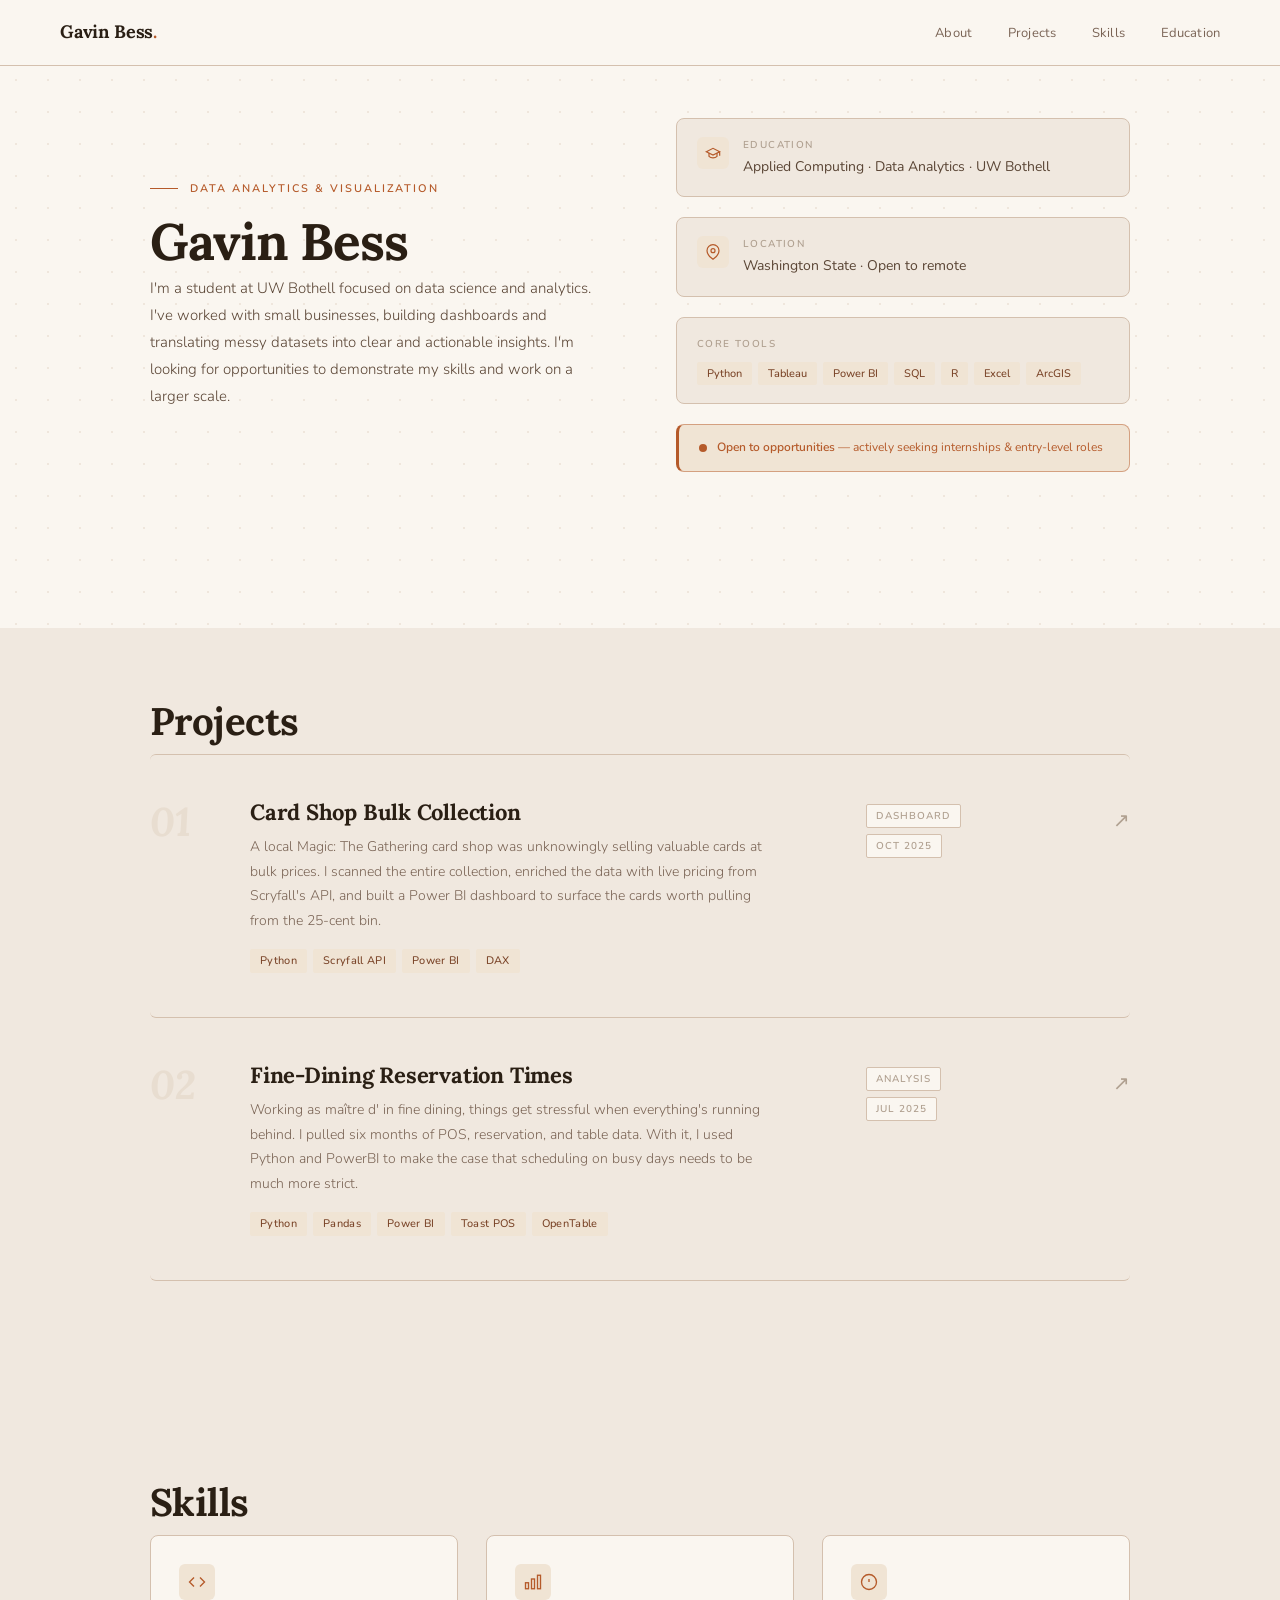
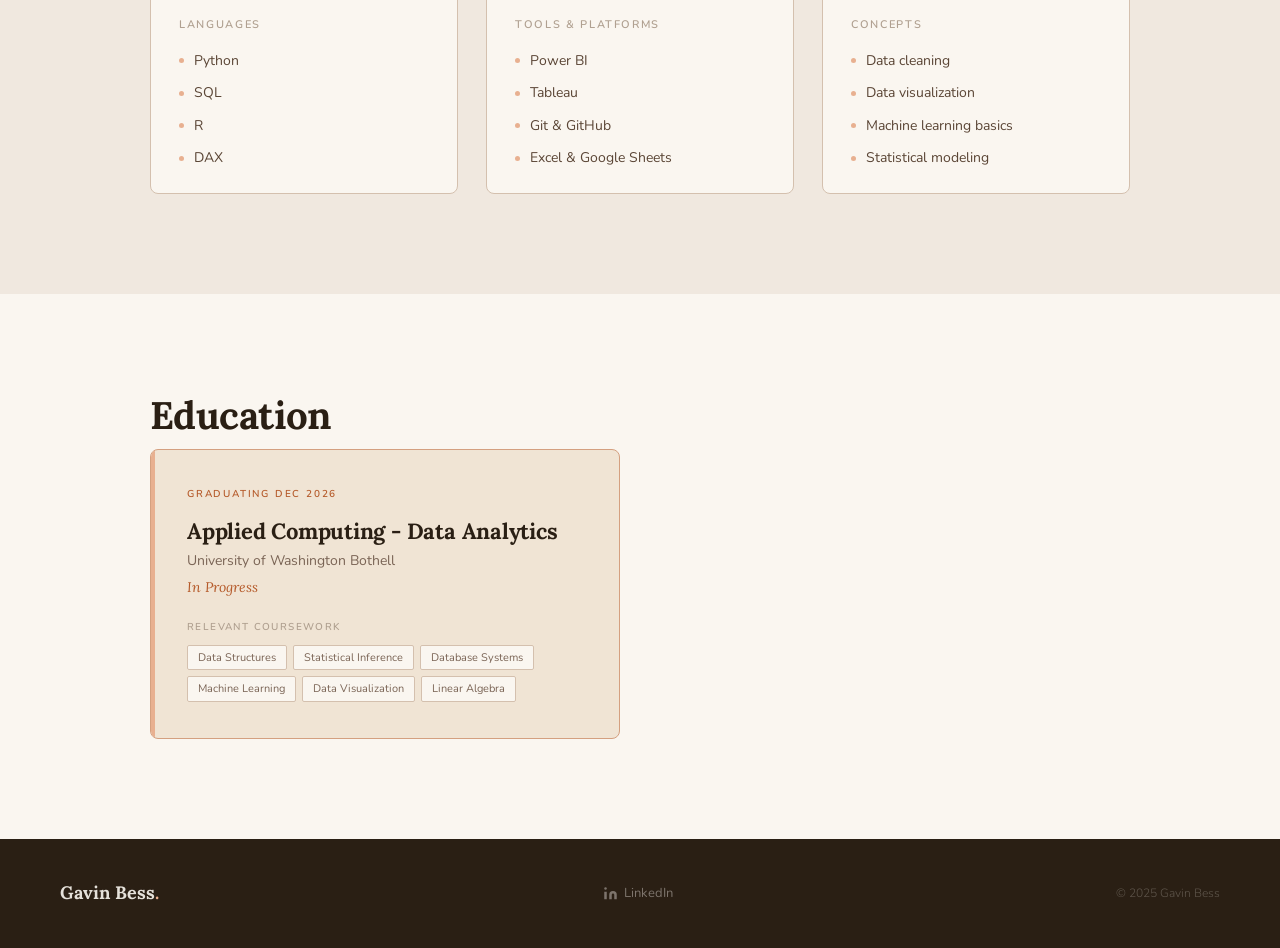
<file: index.html>
<!DOCTYPE html>
<html lang="en">
<head>
  <meta charset="UTF-8"/>
  <meta name="viewport" content="width=device-width, initial-scale=1.0"/>
  <title>Gavin Bess — Data & Analytics</title>

  <!-- Google Fonts -->
  <link rel="preconnect" href="https://fonts.googleapis.com">
  <link rel="preconnect" href="https://fonts.gstatic.com" crossorigin>
  <link href="https://fonts.googleapis.com/css2?family=Lora:ital,wght@0,400;0,700;1,400&family=Nunito:wght@300;400;500;600&display=swap" rel="stylesheet">

  <!-- Stylesheet -->
  <link rel="stylesheet" href="assets/css/style.css">
</head>
<body>


<!-- ============================================================
     NAV
     ============================================================ -->
<nav>
  <a href="#" class="nav-name">Gavin Bess<span>.</span></a>
  <ul class="nav-links">
    <li><a href="#about">About</a></li>
    <li><a href="#projects">Projects</a></li>
    <li><a href="#skills">Skills</a></li>
    <li><a href="#education">Education</a></li>
  </ul>
</nav>


<!-- ============================================================
     ABOUT INTRO
     ============================================================ -->
<section class="about-intro" id="about">
  <div class="about-intro-inner">

    <div class="ai-left">
      <div class="ai-eyebrow">
        <span class="ai-eyebrow-text">Data Analytics &amp; Visualization</span>
      </div>
      <h1 class="ai-name">Gavin Bess<em></em></h1>
      <p class="ai-bio">
        I'm a student at UW Bothell focused on data science and analytics. I've worked with
        small businesses, building dashboards and translating messy datasets into clear and actionable insights. 
        I'm looking for opportunities to demonstrate my skills and work on a larger scale.
      </p>
    </div>

    <div class="ai-right">

      <div class="ai-detail-row">
        <div class="ai-detail-icon">
          <svg viewBox="0 0 24 24"><path d="M22 10v6M2 10l10-5 10 5-10 5z"/><path d="M6 12v5c3 3 9 3 12 0v-5"/></svg>
        </div>
        <div>
          <div class="ai-detail-label">Education</div>
          <div class="ai-detail-value">Applied Computing · Data Analytics · UW Bothell</div>
        </div>
      </div>

      <div class="ai-detail-row">
        <div class="ai-detail-icon">
          <svg viewBox="0 0 24 24"><path d="M21 10c0 7-9 13-9 13s-9-6-9-13a9 9 0 0118 0z"/><circle cx="12" cy="10" r="3"/></svg>
        </div>
        <div>
          <div class="ai-detail-label">Location</div>
          <div class="ai-detail-value">Washington State · Open to remote</div>
        </div>
      </div>

      <div class="ai-tools-row">
        <div class="ai-tools-label">Core tools</div>
        <div class="ai-tools">
          <span class="ai-tool">Python</span>
          <span class="ai-tool">Tableau</span>
          <span class="ai-tool">Power BI</span>
          <span class="ai-tool">SQL</span>
          <span class="ai-tool">R</span>
          <span class="ai-tool">Excel</span>
          <span class="ai-tool">ArcGIS</span>
        </div>
      </div>

      <div class="ai-avail">
        <div class="ai-avail-dot"></div>
        <p><strong>Open to opportunities</strong> — actively seeking internships &amp; entry-level roles</p>
      </div>

    </div>
  </div>
</section>


<!-- ============================================================
     PROJECTS
     ============================================================ -->
<section class="projects" id="projects">
  <div class="section-inner">

    <div class="reveal">
      <h2 class="section-h2">Projects</h2>
    </div>

    <div class="project-list reveal">

      <a href="projects/card-shop-bulk-collection/index.html" class="project-row">
        <div class="pr-num">01</div>
        <div class="pr-body">
          <div class="pr-title">Card Shop Bulk Collection</div>
          <div class="pr-desc">A local Magic: The Gathering card shop was unknowingly selling valuable cards at bulk prices. I scanned the entire collection, enriched the data with live pricing from Scryfall's API, and built a Power BI dashboard to surface the cards worth pulling from the 25-cent bin.</div>
          <div class="pr-tags">
            <span class="pr-tag">Python</span>
            <span class="pr-tag">Scryfall API</span>
            <span class="pr-tag">Power BI</span>
            <span class="pr-tag">DAX</span>
          </div>
        </div>
        <div class="pr-type">
          <span class="pr-type-badge">Dashboard</span>
          <span class="pr-type-badge">Oct 2025</span>
        </div>
        <div class="pr-arrow">↗</div>
      </a>

      <a href="projects/fine-dining-reservations/index.html" class="project-row">
        <div class="pr-num">02</div>
        <div class="pr-body">
          <div class="pr-title">Fine-Dining Reservation Times</div>
          <div class="pr-desc">Working as maître d' in fine dining, things get stressful when everything's running behind. I pulled six months of POS, reservation, and table data. With it, I used Python and PowerBI to make the case that scheduling on busy days needs to be much more strict.</div>
          <div class="pr-tags">
            <span class="pr-tag">Python</span>
            <span class="pr-tag">Pandas</span>
            <span class="pr-tag">Power BI</span>
            <span class="pr-tag">Toast POS</span>
            <span class="pr-tag">OpenTable</span>
          </div>
        </div>
        <div class="pr-type">
          <span class="pr-type-badge">Analysis</span>
          <span class="pr-type-badge">Jul 2025</span>
        </div>
        <div class="pr-arrow">↗</div>
      </a>

    </div>
  </div>
</section>


<!-- ============================================================
     SKILLS
     ============================================================ -->
<section class="skills" id="skills">
  <div class="section-inner">

    <div class="reveal">
      <h2 class="section-h2">Skills</h2>
    </div>

    <div class="skills-grid">

      <div class="skill-group reveal reveal-delay-1">
        <div class="sg-icon">
          <svg viewBox="0 0 24 24"><polyline points="16 18 22 12 16 6"/><polyline points="8 6 2 12 8 18"/></svg>
        </div>
        <div class="sg-title">Languages</div>
        <div class="sg-items">
          <div class="sg-item">Python</div>
          <div class="sg-item">SQL</div>
          <div class="sg-item">R</div>
          <div class="sg-item">DAX</div>
        </div>
      </div>

      <div class="skill-group reveal reveal-delay-2">
        <div class="sg-icon">
          <svg viewBox="0 0 24 24"><rect x="18" y="3" width="4" height="18"/><rect x="10" y="8" width="4" height="13"/><rect x="2" y="13" width="4" height="8"/></svg>
        </div>
        <div class="sg-title">Tools &amp; Platforms</div>
        <div class="sg-items">
          <div class="sg-item">Power BI</div>
          <div class="sg-item">Tableau</div>
          <div class="sg-item">Git &amp; GitHub</div>
          <div class="sg-item">Excel &amp; Google Sheets</div>
        </div>
      </div>

      <div class="skill-group reveal reveal-delay-3">
        <div class="sg-icon">
          <svg viewBox="0 0 24 24"><circle cx="12" cy="12" r="10"/><path d="M12 8v4M12 16h.01"/></svg>
        </div>
        <div class="sg-title">Concepts</div>
        <div class="sg-items">
          <div class="sg-item">Data cleaning</div>
          <div class="sg-item">Data visualization</div>
          <div class="sg-item">Machine learning basics</div>
          <div class="sg-item">Statistical modeling</div>
        </div>
      </div>

    </div>
  </div>
</section>


<!-- ============================================================
     EDUCATION
     ============================================================ -->
<section class="education" id="education">
  <div class="section-inner">

    <div class="reveal">
      <h2 class="section-h2">Education</h2>
    </div>

    <div class="edu-layout reveal">

      <div class="edu-card edu-currently">
        <div class="edu-card-label">Graduating Dec 2026</div>
        <div class="edu-degree">Applied Computing - Data Analytics</div>
        <div class="edu-school">University of Washington Bothell</div>
        <div class="edu-year">In Progress</div>
        <div class="edu-courses-label">Relevant Coursework</div>
        <div class="edu-courses">
          <span class="edu-course">Data Structures</span>
          <span class="edu-course">Statistical Inference</span>
          <span class="edu-course">Database Systems</span>
          <span class="edu-course">Machine Learning</span>
          <span class="edu-course">Data Visualization</span>
          <span class="edu-course">Linear Algebra</span>
        </div>
      </div>
    </div>
  </div>
</section>


<!-- ============================================================
     FOOTER
     ============================================================ -->
<footer>
  <a href="#" class="footer-name">Gavin Bess<span>.</span></a>
  <div class="footer-links">
    <a href="https://www.linkedin.com/in/gavin-bess" class="footer-link" target="_blank">
      <svg width="15" height="15" viewBox="0 0 24 24" fill="currentColor">
        <path d="M16 8a6 6 0 016 6v7h-4v-7a2 2 0 00-2-2 2 2 0 00-2 2v7h-4v-7a6 6 0 016-6zM2 9h4v12H2z"/>
        <circle cx="4" cy="4" r="2"/>
      </svg>
      LinkedIn
    </a>
  </div>
  <div class="footer-copy">© 2025 Gavin Bess</div>
</footer>


<!-- ============================================================
     JAVASCRIPT
     ============================================================ -->
<script>
  // Scroll reveal
  const observer = new IntersectionObserver((entries) => {
    entries.forEach(e => {
      if (e.isIntersecting) {
        e.target.classList.add('visible');
        observer.unobserve(e.target);
      }
    });
  }, { threshold: 0.07 });

  document.querySelectorAll('.reveal').forEach(el => observer.observe(el));

  // Dim sibling rows on project hover
  const rows = document.querySelectorAll('.project-row');
  rows.forEach(row => {
    row.addEventListener('mouseenter', () => {
      rows.forEach(r => { if (r !== row) r.style.opacity = '0.45'; });
    });
    row.addEventListener('mouseleave', () => {
      rows.forEach(r => r.style.opacity = '1');
    });
  });
</script>

</body>
</html>
</file>
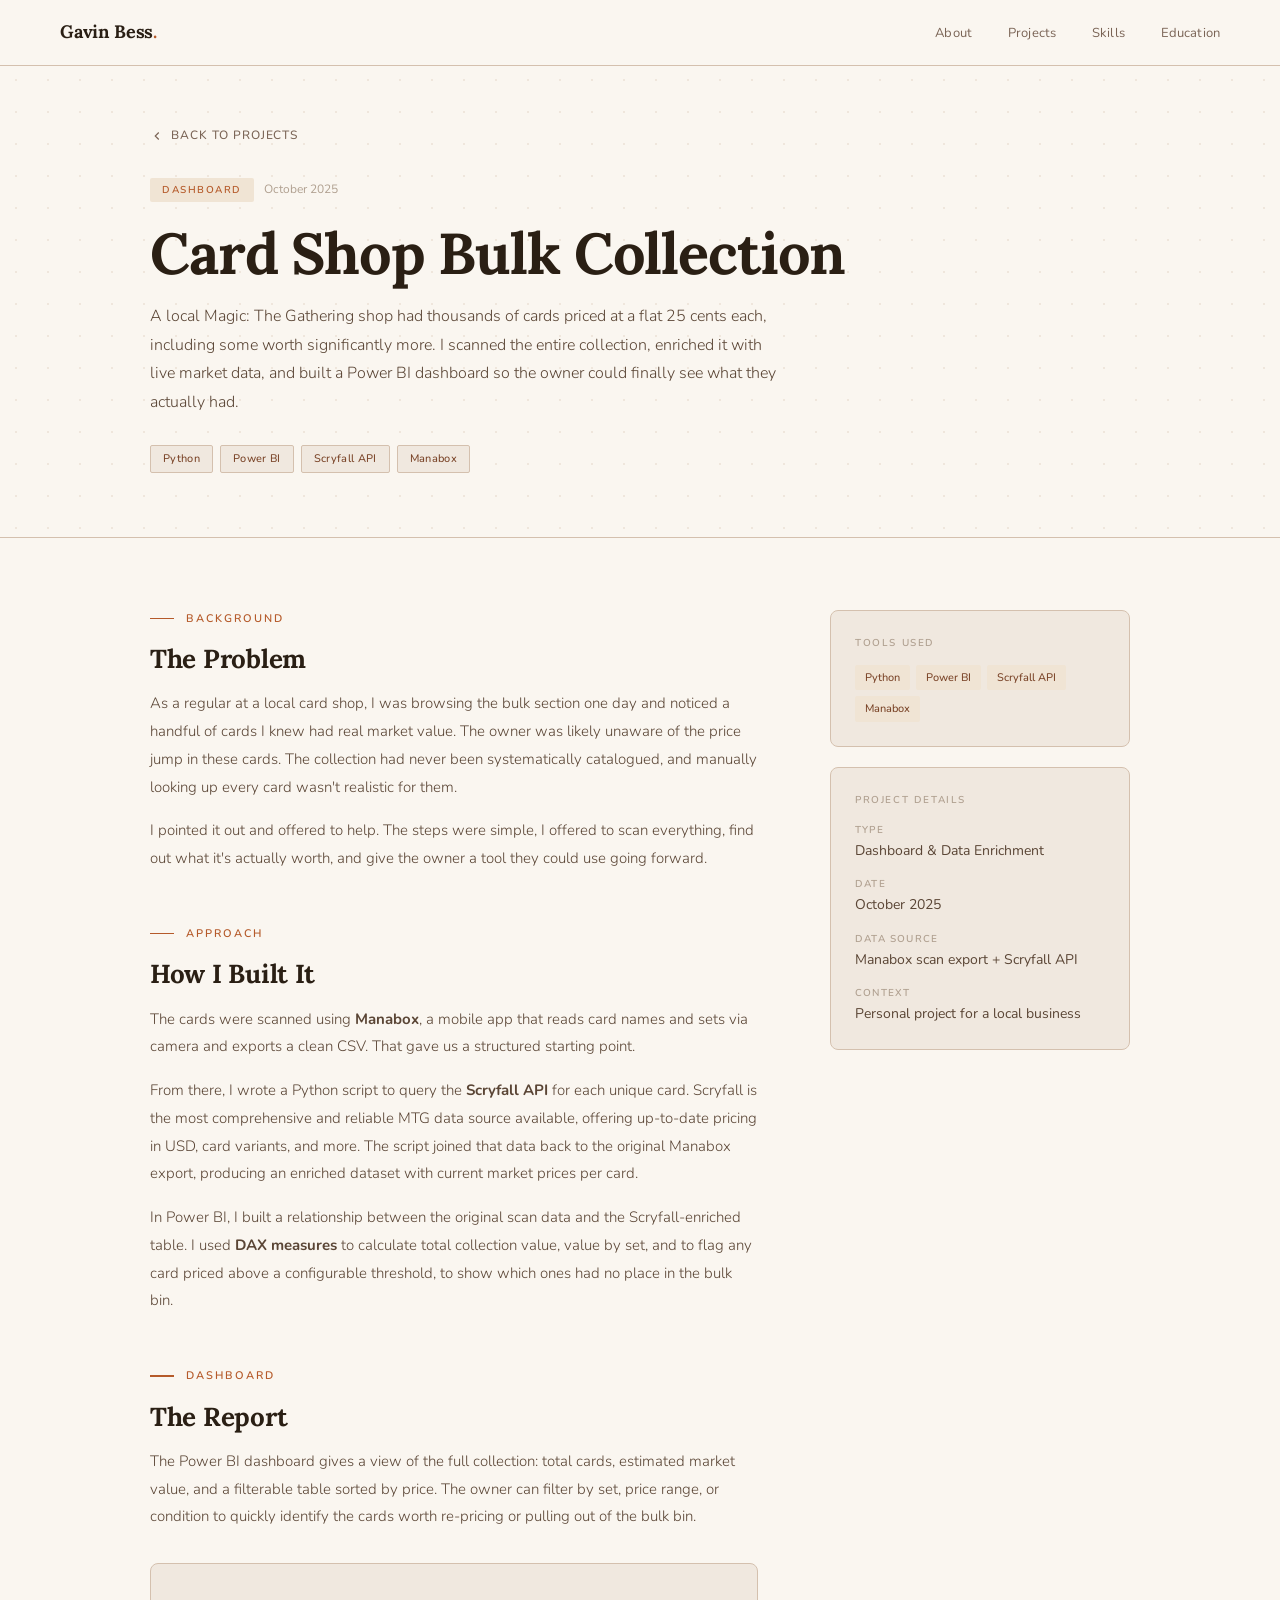
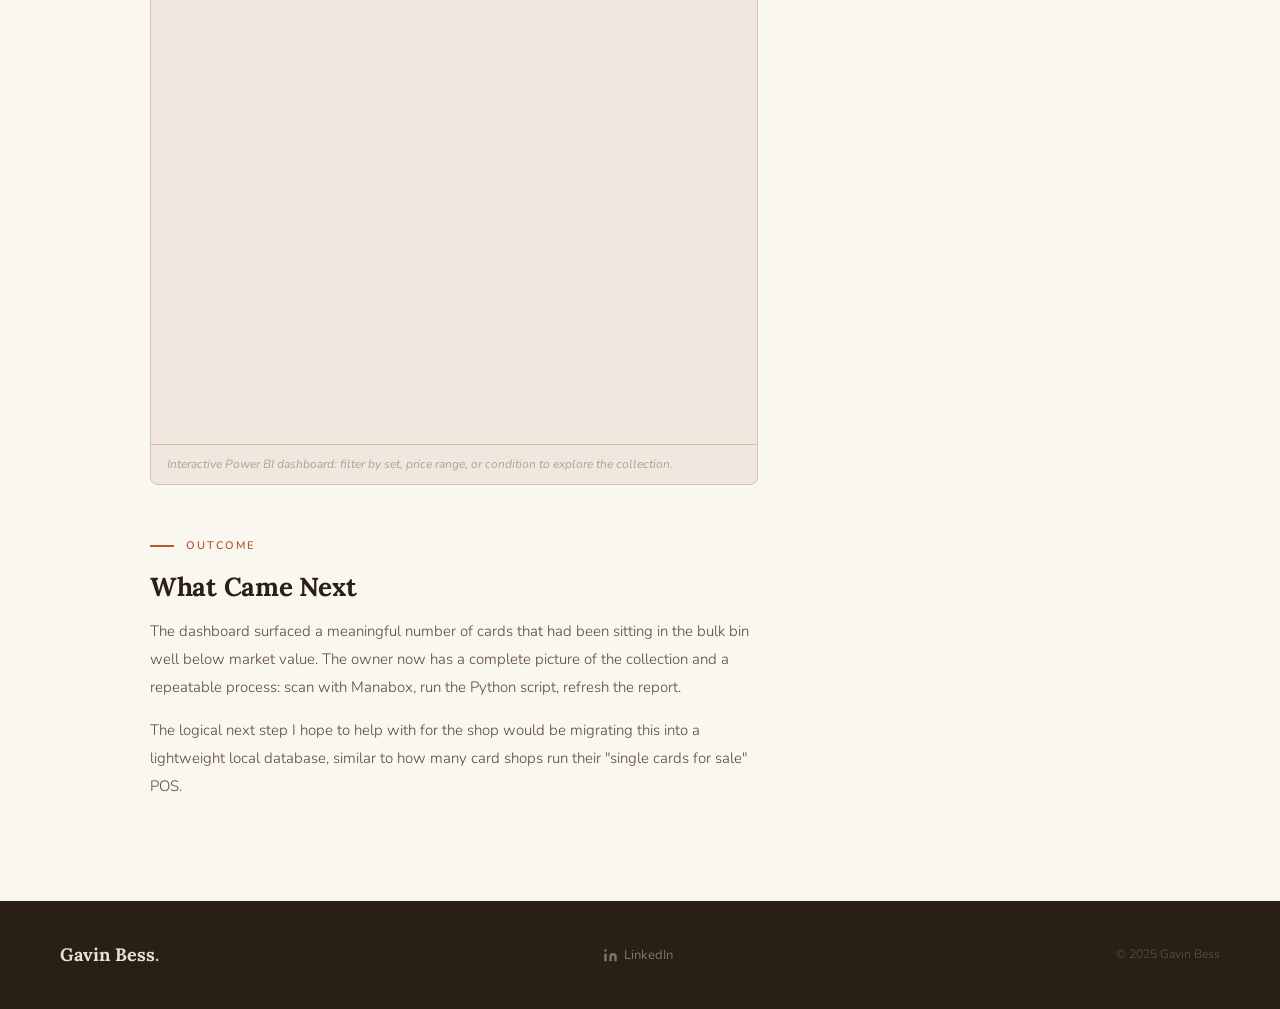
<file: projects/card-shop-bulk-collection/index.html>
<!DOCTYPE html>
<html lang="en">
<head>
  <meta charset="UTF-8"/>
  <meta name="viewport" content="width=device-width, initial-scale=1.0"/>
  <title>Card Shop Bulk Collection — Gavin Bess</title>

  <link rel="preconnect" href="https://fonts.googleapis.com">
  <link rel="preconnect" href="https://fonts.gstatic.com" crossorigin>
  <link href="https://fonts.googleapis.com/css2?family=Lora:ital,wght@0,400;0,700;1,400&family=Nunito:wght@300;400;500;600&display=swap" rel="stylesheet">

  <!-- Two levels up to reach assets/ -->
  <link rel="stylesheet" href="../../assets/css/style.css">
</head>
<body>


<!-- ============================================================
     NAV
     ============================================================ -->
<nav>
  <a href="../../index.html" class="nav-name">Gavin Bess<span>.</span></a>
  <ul class="nav-links">
    <li><a href="../../index.html#about">About</a></li>
    <li><a href="../../index.html#projects">Projects</a></li>
    <li><a href="../../index.html#skills">Skills</a></li>
    <li><a href="../../index.html#education">Education</a></li>
  </ul>
</nav>


<!-- ============================================================
     PROJECT HERO
     ============================================================ -->
<div class="project-hero">
  <div class="project-hero-inner">

    <a href="../../index.html#projects" class="project-back">
      <svg viewBox="0 0 24 24"><polyline points="15 18 9 12 15 6"/></svg>
      Back to projects
    </a>

    <div class="project-hero-meta">
      <span class="project-hero-badge">Dashboard</span>
      <span class="project-hero-date">October 2025</span>
    </div>

    <h1 class="project-hero-title">Card Shop Bulk Collection</h1>

    <p class="project-hero-summary">
      A local Magic: The Gathering shop had thousands of cards priced at a flat 25 cents each,
      including some worth significantly more. I scanned the entire collection, enriched it with
      live market data, and built a Power BI dashboard so the owner could finally see what they
      actually had.
    </p>

    <div class="project-hero-tags">
      <span class="project-hero-tag">Python</span>
      <span class="project-hero-tag">Power BI</span>
      <span class="project-hero-tag">Scryfall API</span>
      <span class="project-hero-tag">Manabox</span>
    </div>

  </div>
</div>


<!-- ============================================================
     PROJECT BODY
     ============================================================ -->
<div class="project-body">

  <!-- ── LEFT: Written content ── -->
  <div class="project-content">

    <div class="project-section reveal">
      <div class="project-section-label"><span>Background</span></div>
      <h2>The Problem</h2>
      <p>
        As a regular at a local card shop, I was browsing the bulk section one day and noticed a handful of 
        cards I knew had real market value. The owner was likely unaware of the price jump in these cards.
        The collection had never been systematically catalogued, and manually looking up every card wasn't 
        realistic for them.
      </p>
      <p>
        I pointed it out and offered to help. The steps were simple, I offered to scan everything, find out what
        it's actually worth, and give the owner a tool they could use going forward.
      </p>
    </div>

    <div class="project-section reveal">
      <div class="project-section-label"><span>Approach</span></div>
      <h2>How I Built It</h2>
      <p>
        The cards were scanned using <strong>Manabox</strong>, a mobile app that reads card names
        and sets via camera and exports a clean CSV. That gave us a structured starting point.
      </p>
      <p>
        From there, I wrote a Python script to query the <strong>Scryfall API</strong> for each
        unique card. Scryfall is the most comprehensive and reliable MTG data source available,
        offering up-to-date pricing in USD, card variants, and more. The script joined that data back 
        to the original Manabox export, producing an enriched dataset with current market prices per card.
      </p>
      <p>
        In Power BI, I built a relationship between the original scan data and the Scryfall-enriched
        table. I used <strong>DAX measures</strong> to calculate total collection value, value by
        set, and to flag any card priced above a configurable threshold, to show which ones had no place in the bulk bin.
    </div>

    <div class="project-section reveal">
      <div class="project-section-label"><span>Dashboard</span></div>
      <h2>The Report</h2>
      <p>
        The Power BI dashboard gives a view of the full collection: total cards,
        estimated market value, and a filterable table sorted by price. The owner can filter by
        set, price range, or condition to quickly identify the cards worth re-pricing or pulling
        out of the bulk bin.
      </p>

      <div class="project-embed">
        <iframe
          title="manabox"
          width="100%"
          height="480"
          src="https://app.powerbi.com/view?r=eyJrIjoiY2MxODNiZWQtNzZmZi00Y2MyLWFiNGUtNTAwNWVkNzE1MTE3IiwidCI6ImY2YjZkZDViLWYwMmYtNDQxYS05OWEwLTE2MmFjNTA2MGJkMiIsImMiOjZ9"
          allowfullscreen="true">
        </iframe>
        <div class="project-embed-caption">
          Interactive Power BI dashboard: filter by set, price range, or condition to explore the collection.
        </div>
      </div>
    </div>

    <div class="project-section reveal">
      <div class="project-section-label"><span>Outcome</span></div>
      <h2>What Came Next</h2>
      <p>
        The dashboard surfaced a meaningful number of cards that had been sitting in the bulk bin
        well below market value. The owner now has a complete picture of the collection and a
        repeatable process: scan with Manabox, run the Python script, refresh the report.
      </p>
      <p>
        The logical next step I hope to help with for the shop would be migrating this into a lightweight 
        local database, similar to how many card shops run their "single cards for sale" POS.
      </p>
    </div>

  </div>

  <!-- ── RIGHT: Sidebar ── -->
  <aside class="project-sidebar">

    <div class="sidebar-card">
      <div class="sidebar-card-label">Tools Used</div>
      <div class="sidebar-tags">
        <span class="sidebar-tag">Python</span>
        <span class="sidebar-tag">Power BI</span>
        <span class="sidebar-tag">Scryfall API</span>
        <span class="sidebar-tag">Manabox</span>
      </div>
    </div>

    <div class="sidebar-card">
      <div class="sidebar-card-label">Project Details</div>
      <div class="sidebar-stat-list">
        <div class="sidebar-stat">
          <span class="sidebar-stat-label">Type</span>
          <span class="sidebar-stat-value">Dashboard &amp; Data Enrichment</span>
        </div>
        <div class="sidebar-stat">
          <span class="sidebar-stat-label">Date</span>
          <span class="sidebar-stat-value">October 2025</span>
        </div>
        <div class="sidebar-stat">
          <span class="sidebar-stat-label">Data Source</span>
          <span class="sidebar-stat-value">Manabox scan export + Scryfall API</span>
        </div>
        <div class="sidebar-stat">
          <span class="sidebar-stat-label">Context</span>
          <span class="sidebar-stat-value">Personal project for a local business</span>
        </div>
      </div>
    </div>

  </aside>

</div>


<!-- ============================================================
     FOOTER
     ============================================================ -->
<footer>
  <a href="../../index.html" class="footer-name">Gavin Bess<span>.</span></a>
  <div class="footer-links">
    <a href="https://www.linkedin.com/in/gavin-bess" class="footer-link" target="_blank">
      <svg width="15" height="15" viewBox="0 0 24 24" fill="currentColor">
        <path d="M16 8a6 6 0 016 6v7h-4v-7a2 2 0 00-2-2 2 2 0 00-2 2v7h-4v-7a6 6 0 016-6zM2 9h4v12H2z"/>
        <circle cx="4" cy="4" r="2"/>
      </svg>
      LinkedIn
    </a>
  </div>
  <div class="footer-copy">© 2025 Gavin Bess</div>
</footer>


<script>
  const observer = new IntersectionObserver((entries) => {
    entries.forEach(e => {
      if (e.isIntersecting) {
        e.target.classList.add('visible');
        observer.unobserve(e.target);
      }
    });
  }, { threshold: 0.07 });
  document.querySelectorAll('.reveal').forEach(el => observer.observe(el));
</script>

</body>
</html>
</file>
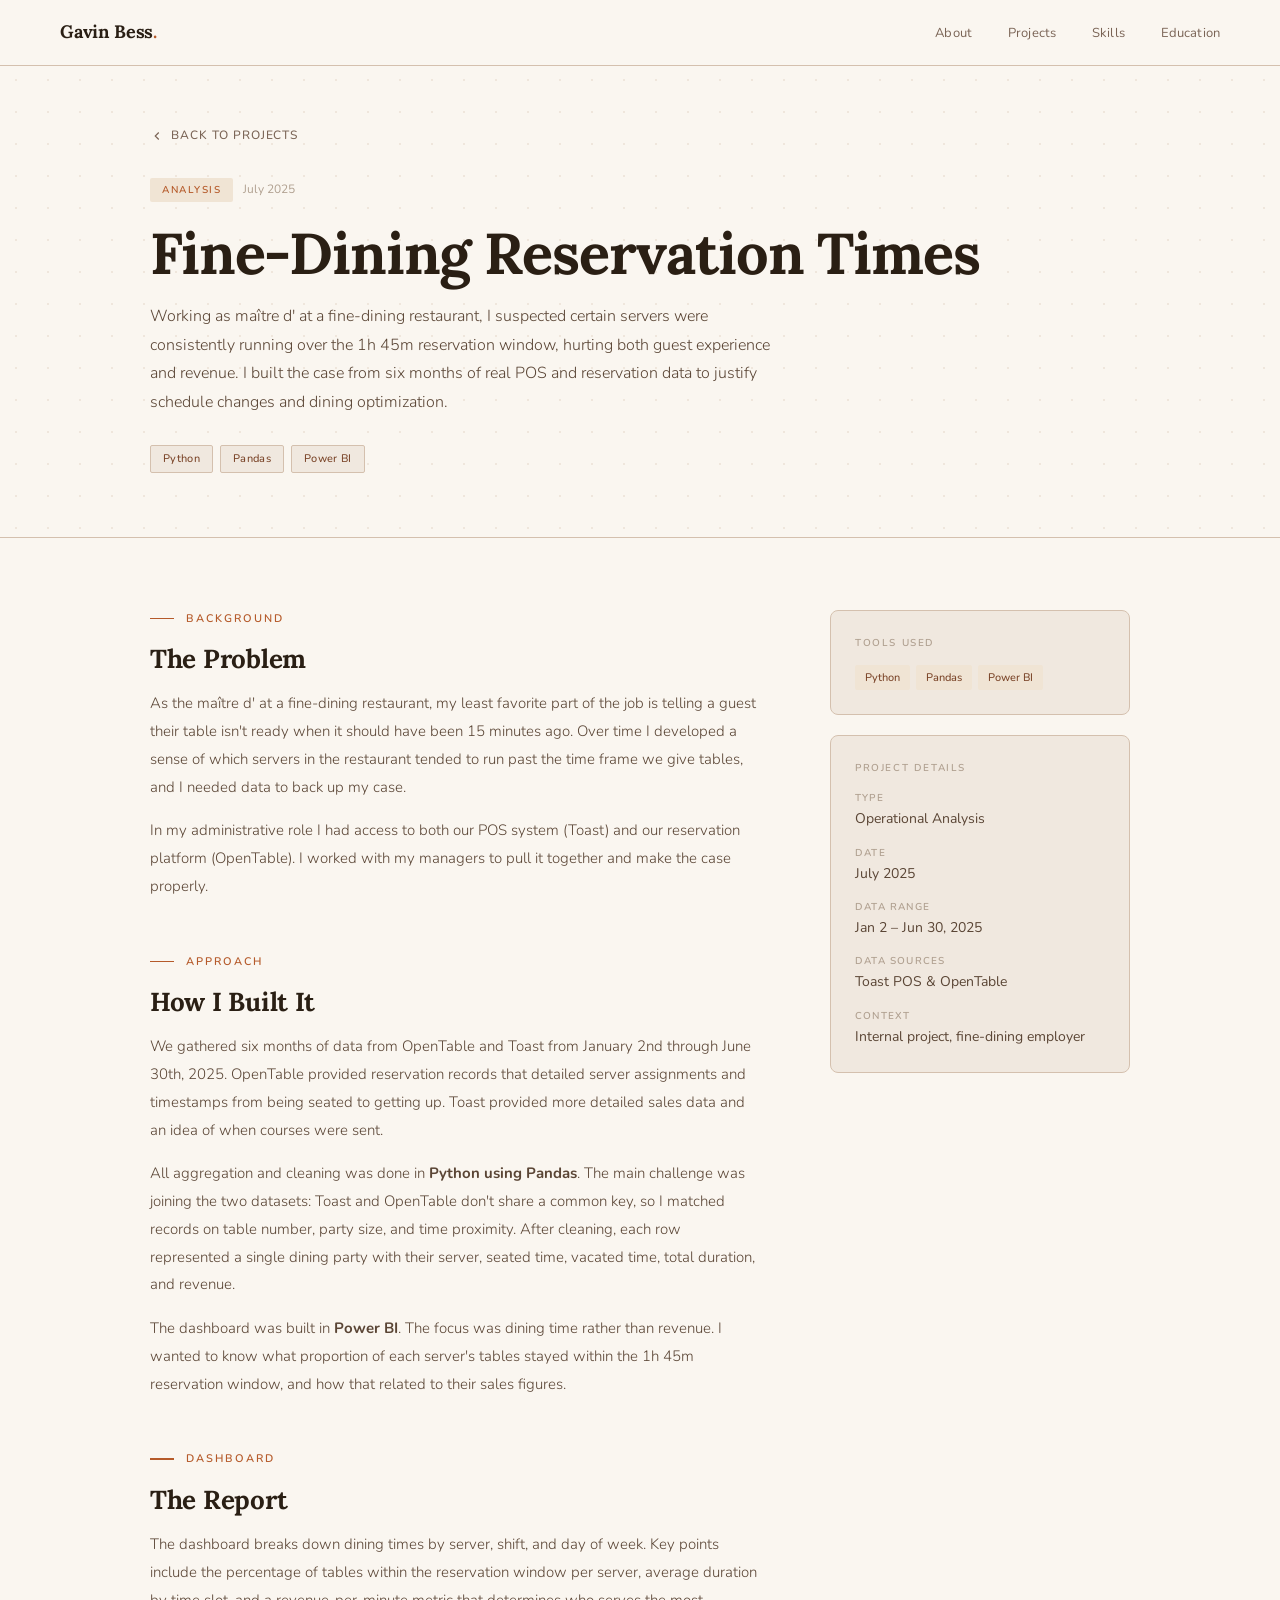
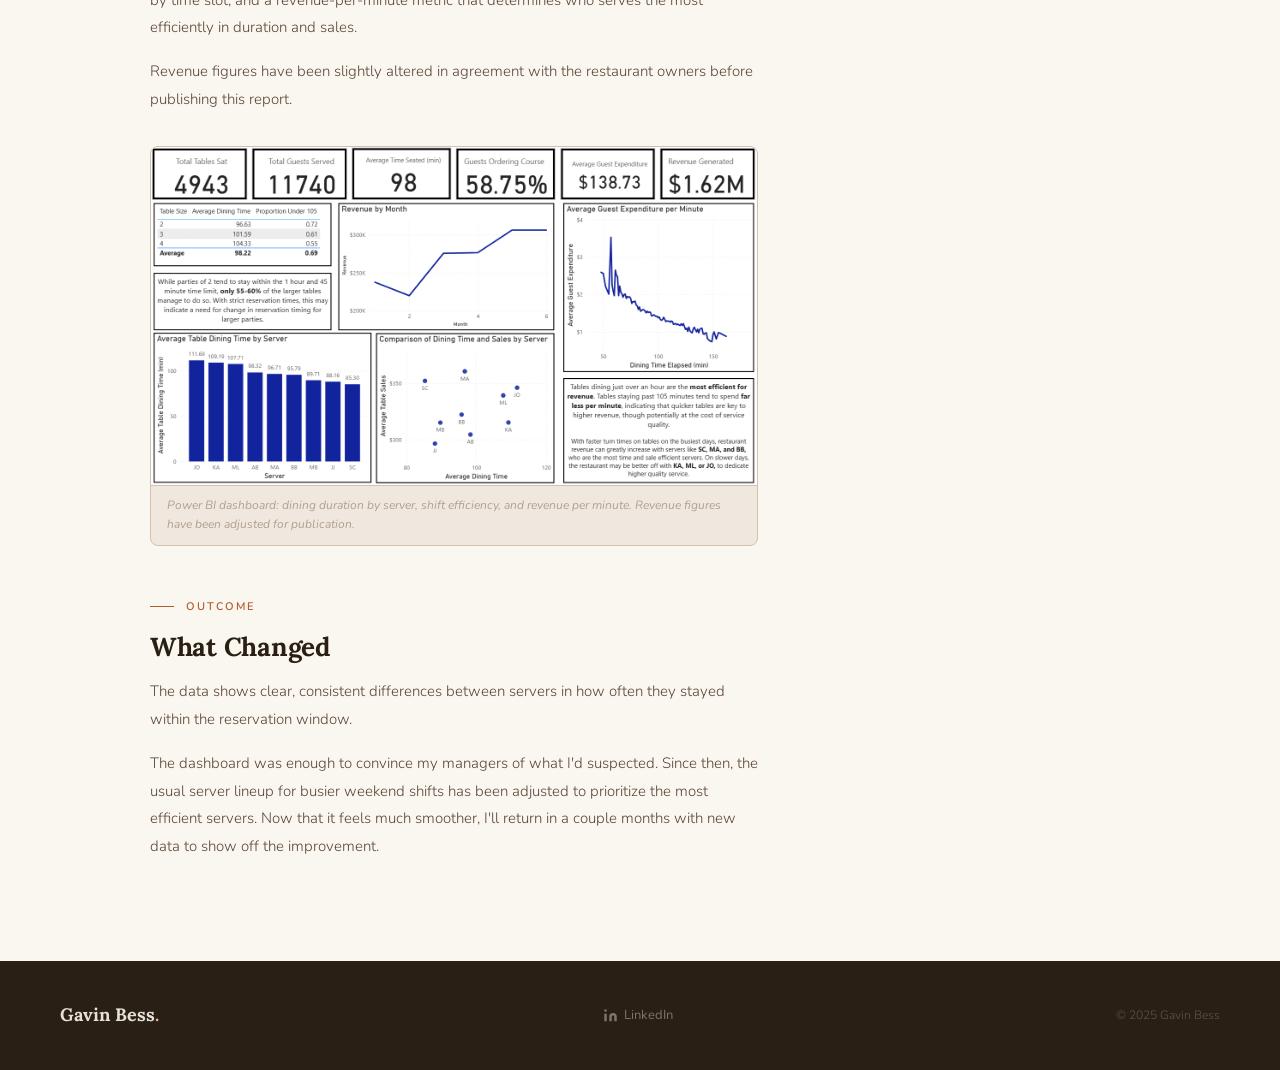
<file: projects/fine-dining-reservations/index.html>
<!DOCTYPE html>
<html lang="en">
<head>
  <meta charset="UTF-8"/>
  <meta name="viewport" content="width=device-width, initial-scale=1.0"/>
  <title>Fine-Dining Reservation Times — Gavin Bess</title>

  <link rel="preconnect" href="https://fonts.googleapis.com">
  <link rel="preconnect" href="https://fonts.gstatic.com" crossorigin>
  <link href="https://fonts.googleapis.com/css2?family=Lora:ital,wght@0,400;0,700;1,400&family=Nunito:wght@300;400;500;600&display=swap" rel="stylesheet">

  <!-- Two levels up to reach assets/ -->
  <link rel="stylesheet" href="../../assets/css/style.css">
</head>
<body>


<!-- ============================================================
     NAV
     ============================================================ -->
<nav>
  <a href="../../index.html" class="nav-name">Gavin Bess<span>.</span></a>
  <ul class="nav-links">
    <li><a href="../../index.html#about">About</a></li>
    <li><a href="../../index.html#projects">Projects</a></li>
    <li><a href="../../index.html#skills">Skills</a></li>
    <li><a href="../../index.html#education">Education</a></li>
  </ul>
</nav>


<!-- ============================================================
     PROJECT HERO
     ============================================================ -->
<div class="project-hero">
  <div class="project-hero-inner">

    <a href="../../index.html#projects" class="project-back">
      <svg viewBox="0 0 24 24"><polyline points="15 18 9 12 15 6"/></svg>
      Back to projects
    </a>

    <div class="project-hero-meta">
      <span class="project-hero-badge">Analysis</span>
      <span class="project-hero-date">July 2025</span>
    </div>

    <h1 class="project-hero-title">Fine-Dining Reservation Times</h1>

    <p class="project-hero-summary">
      Working as maître d' at a fine-dining restaurant, I suspected certain servers were
      consistently running over the 1h 45m reservation window, hurting both guest experience
      and revenue. I built the case from six months of real POS and reservation data to justify
      schedule changes and dining optimization.
    </p>

    <div class="project-hero-tags">
      <span class="project-hero-tag">Python</span>
      <span class="project-hero-tag">Pandas</span>
      <span class="project-hero-tag">Power BI</span>
    </div>

  </div>
</div>


<!-- ============================================================
     PROJECT BODY
     ============================================================ -->
<div class="project-body">

  <!-- ── LEFT: Written content ── -->
  <div class="project-content">

    <div class="project-section reveal">
      <div class="project-section-label"><span>Background</span></div>
      <h2>The Problem</h2>
      <p>
        As the maître d' at a fine-dining restaurant, my least favorite part of the job is
        telling a guest their table isn't ready when it should have been 15 minutes ago. Over
        time I developed a sense of which servers in the restaurant tended to run past the
        time frame we give tables, and I needed data to back up my case.
      </p>
      <p>
        In my administrative role I had access to both our POS system (Toast) and our reservation
        platform (OpenTable). I worked with my managers to pull it together and make the case properly.
      </p>
    </div>

    <div class="project-section reveal">
      <div class="project-section-label"><span>Approach</span></div>
      <h2>How I Built It</h2>
      <p>
        We gathered six months of data from OpenTable and Toast from January 2nd through June 30th, 2025.
        OpenTable provided reservation records that detailed server assignments and timestamps from being seated to getting up.
        Toast provided more detailed sales data and an idea of when courses were sent.
      </p>
      <p>
        All aggregation and cleaning was done in <strong>Python using Pandas</strong>. The main
        challenge was joining the two datasets: Toast and OpenTable don't share a common key, so
        I matched records on table number, party size, and time proximity. After cleaning, each
        row represented a single dining party with their server, seated time, vacated time,
        total duration, and revenue.
      </p>
      <p>
        The dashboard was built in <strong>Power BI</strong>. The focus was dining time rather
        than revenue. I wanted to know what proportion of each server's tables stayed within the
        1h 45m reservation window, and how that related to their sales figures.
      </p>
    </div>

    <div class="project-section reveal">
      <div class="project-section-label"><span>Dashboard</span></div>
      <h2>The Report</h2>
      <p>
        The dashboard breaks down dining times by server, shift, and day of week. Key points include
        the percentage of tables within the reservation window per server, average duration by
        time slot, and a revenue-per-minute metric that determines who serves the most efficiently in duration and sales.
      </p>
      <p>
        Revenue figures have been slightly altered in agreement with the restaurant owners before
        publishing this report.
      </p>

      <div class="project-embed">
        <img src="../../assets/images/sushi.png" alt="Power BI dashboard showing fine-dining reservation time analysis"/>
        <div class="project-embed-caption">
          Power BI dashboard: dining duration by server, shift efficiency, and revenue per minute.
          Revenue figures have been adjusted for publication.
        </div>
      </div>
    </div>

    <div class="project-section reveal">
      <div class="project-section-label"><span>Outcome</span></div>
      <h2>What Changed</h2>
      <p>
        The data shows clear, consistent differences between servers in how often they stayed within 
        the reservation window. 
      </p>
      <p>
        The dashboard was enough to convince my managers of what I'd suspected. Since then, the
        usual server lineup for busier weekend shifts has been adjusted to prioritize the most efficient servers.
        Now that it feels much smoother, I'll return in a couple months with new data to show off the improvement.
      </p>
    </div>

  </div>

  <!-- ── RIGHT: Sidebar ── -->
  <aside class="project-sidebar">

    <div class="sidebar-card">
      <div class="sidebar-card-label">Tools Used</div>
      <div class="sidebar-tags">
        <span class="sidebar-tag">Python</span>
        <span class="sidebar-tag">Pandas</span>
        <span class="sidebar-tag">Power BI</span>
      </div>
    </div>

    <div class="sidebar-card">
      <div class="sidebar-card-label">Project Details</div>
      <div class="sidebar-stat-list">
        <div class="sidebar-stat">
          <span class="sidebar-stat-label">Type</span>
          <span class="sidebar-stat-value">Operational Analysis</span>
        </div>
        <div class="sidebar-stat">
          <span class="sidebar-stat-label">Date</span>
          <span class="sidebar-stat-value">July 2025</span>
        </div>
        <div class="sidebar-stat">
          <span class="sidebar-stat-label">Data Range</span>
          <span class="sidebar-stat-value">Jan 2 – Jun 30, 2025</span>
        </div>
        <div class="sidebar-stat">
          <span class="sidebar-stat-label">Data Sources</span>
          <span class="sidebar-stat-value">Toast POS &amp; OpenTable</span>
        </div>
        <div class="sidebar-stat">
          <span class="sidebar-stat-label">Context</span>
          <span class="sidebar-stat-value">Internal project, fine-dining employer</span>
        </div>
      </div>
    </div>

  </aside>

</div>


<!-- ============================================================
     FOOTER
     ============================================================ -->
<footer>
  <a href="../../index.html" class="footer-name">Gavin Bess<span>.</span></a>
  <div class="footer-links">
    <a href="https://www.linkedin.com/in/gavin-bess" class="footer-link" target="_blank">
      <svg width="15" height="15" viewBox="0 0 24 24" fill="currentColor">
        <path d="M16 8a6 6 0 016 6v7h-4v-7a2 2 0 00-2-2 2 2 0 00-2 2v7h-4v-7a6 6 0 016-6zM2 9h4v12H2z"/>
        <circle cx="4" cy="4" r="2"/>
      </svg>
      LinkedIn
    </a>
  </div>
  <div class="footer-copy">© 2025 Gavin Bess</div>
</footer>


<script>
  const observer = new IntersectionObserver((entries) => {
    entries.forEach(e => {
      if (e.isIntersecting) {
        e.target.classList.add('visible');
        observer.unobserve(e.target);
      }
    });
  }, { threshold: 0.07 });
  document.querySelectorAll('.reveal').forEach(el => observer.observe(el));
</script>

</body>
</html>
</file>
<file: assets/css/style.css>
/* ============================================================
   PORTFOLIO STYLESHEET
   Style Guide 1 — Warm Parchment
   Fonts: Lora (display) + Nunito (body)
   ============================================================ */


/* ── TOKENS ── */
:root {
  --bg:           #FAF6F0;
  --surface:      #F0E8DF;
  --surface-2:    #E8DDD0;
  --ink:          #2A1F14;
  --ink-mid:      #5A4535;
  --ink-soft:     #7A6455;
  --ink-faint:    #B0A090;
  --accent:       #B55A2A;
  --accent-soft:  #E8B090;
  --accent-pale:  #F0E4D4;
  --rule:         #D4C0AE;
  --lora:         'Lora', Georgia, serif;
  --nunito:       'Nunito', sans-serif;
}


/* ── RESET & BASE ── */
*, *::before, *::after { box-sizing: border-box; margin: 0; padding: 0; }

html { scroll-behavior: smooth; }

body {
  background: var(--bg);
  color: var(--ink);
  font-family: var(--nunito);
  font-weight: 300;
  line-height: 1.6;
  -webkit-font-smoothing: antialiased;
}


/* ── SCROLLBAR ── */
::-webkit-scrollbar { width: 5px; }
::-webkit-scrollbar-track { background: var(--bg); }
::-webkit-scrollbar-thumb { background: var(--rule); border-radius: 3px; }


/* ── ANIMATIONS ── */
@keyframes fadeDown {
  from { opacity: 0; transform: translateY(-12px); }
  to   { opacity: 1; transform: translateY(0); }
}
@keyframes riseUp {
  from { opacity: 0; transform: translateY(32px); }
  to   { opacity: 1; transform: translateY(0); }
}
@keyframes pulse {
  0%, 100% { opacity: 1; transform: scale(1); }
  50%       { opacity: 0.5; transform: scale(0.85); }
}


/* ── SCROLL REVEAL ── */
.reveal {
  opacity: 0;
  transform: translateY(28px);
  transition: opacity 0.75s ease, transform 0.75s ease;
}
.reveal.visible        { opacity: 1; transform: translateY(0); }
.reveal-delay-1        { transition-delay: 0.1s; }
.reveal-delay-2        { transition-delay: 0.2s; }
.reveal-delay-3        { transition-delay: 0.3s; }


/* ── SHARED BUTTONS ── */
.btn-primary {
  font-family: var(--nunito);
  font-size: 13px;
  font-weight: 500;
  background: var(--accent);
  color: var(--bg);
  padding: 13px 28px;
  border-radius: 4px;
  text-decoration: none;
  transition: all 0.2s;
  box-shadow: 0 4px 18px rgba(181,90,42,0.25);
}
.btn-primary:hover {
  background: #9A4A22;
  transform: translateY(-2px);
  box-shadow: 0 8px 24px rgba(181,90,42,0.3);
}

.btn-ghost {
  font-family: var(--nunito);
  font-size: 13px;
  font-weight: 400;
  color: var(--ink-soft);
  text-decoration: none;
  display: flex;
  align-items: center;
  gap: 6px;
  transition: color 0.2s;
}
.btn-ghost .arrow    { transition: transform 0.2s; }
.btn-ghost:hover     { color: var(--ink); }
.btn-ghost:hover .arrow { transform: translateX(4px); }


/* ── SHARED SECTION STYLES ── */
section { padding: 100px 0; }

.section-inner {
  max-width: 1100px;
  margin: 0 auto;
  padding: 0 60px;
}

.section-eyebrow {
  display: flex;
  align-items: center;
  gap: 12px;
  margin-bottom: 14px;
}
.section-eyebrow::before {
  content: '';
  width: 28px;
  height: 1.5px;
  background: var(--accent);
  flex-shrink: 0;
}
.section-eyebrow-text {
  font-family: var(--nunito);
  font-size: 11px;
  font-weight: 600;
  letter-spacing: 0.18em;
  text-transform: uppercase;
  color: var(--accent);
}

.section-h2 {
  font-family: var(--lora);
  font-size: clamp(32px, 3vw, 46px);
  font-weight: 700;
  line-height: 1.1;
  letter-spacing: -0.015em;
  color: var(--ink);
  margin-bottom: 12px;
}
.section-h2 em {
  font-style: italic;
  font-weight: 400;
  color: var(--accent);
}

.section-sub {
  font-family: var(--nunito);
  font-size: 15px;
  font-weight: 300;
  color: var(--ink-soft);
  max-width: 520px;
  line-height: 1.7;
  margin-bottom: 56px;
}


/* ============================================================
   NAV
   ============================================================ */
nav {
  position: fixed;
  top: 0; left: 0; right: 0;
  z-index: 100;
  height: 66px;
  display: flex;
  align-items: center;
  justify-content: space-between;
  padding: 0 60px;
  background: rgba(250,246,240,0.93);
  backdrop-filter: blur(14px);
  border-bottom: 1px solid var(--rule);
  animation: fadeDown 0.6s ease both;
}

.nav-name {
  font-family: var(--lora);
  font-size: 18px;
  font-weight: 700;
  color: var(--ink);
  text-decoration: none;
  letter-spacing: -0.01em;
}
.nav-name span { color: var(--accent); }

.nav-links {
  display: flex;
  gap: 36px;
  list-style: none;
}
.nav-links a {
  font-family: var(--nunito);
  font-size: 13px;
  font-weight: 400;
  color: var(--ink-soft);
  text-decoration: none;
  transition: color 0.2s;
  letter-spacing: 0.01em;
}
.nav-links a:hover { color: var(--ink); }

.nav-cta {
  font-family: var(--nunito);
  font-size: 13px;
  font-weight: 500;
  background: var(--accent);
  color: var(--bg);
  padding: 9px 22px;
  border-radius: 4px;
  text-decoration: none;
  transition: background 0.2s, transform 0.2s;
}
.nav-cta:hover { background: #9A4A22; transform: translateY(-1px); }


/* ============================================================
   ABOUT INTRO  (top of page, compact)
   ============================================================ */
.about-intro {
  padding-top: 66px; /* offset for fixed nav */
  background: var(--bg);
  position: relative;
  overflow: hidden;
  min-height: calc(55vh + 66px); /* about fills ~55vh; projects peek below */
  display: flex;
  align-items: center;
}

/* dot-grid background texture */
.about-intro::before {
  content: '';
  position: absolute;
  inset: 0;
  background-image: radial-gradient(circle, var(--rule) 1px, transparent 1px);
  background-size: 32px 32px;
  opacity: 0.3;
  pointer-events: none;
}

.about-intro-inner {
  max-width: 1100px;
  margin: 0 auto;
  padding: 52px 60px 56px;
  display: grid;
  grid-template-columns: 1fr 1fr;
  gap: 72px;
  align-items: center;
  position: relative;
  z-index: 1;
  width: 100%;
  animation: riseUp 0.85s 0.1s ease both;
}

/* Left column */
.ai-eyebrow {
  display: flex;
  align-items: center;
  gap: 12px;
  margin-bottom: 16px;
}
.ai-eyebrow::before {
  content: '';
  width: 28px;
  height: 1.5px;
  background: var(--accent);
}
.ai-eyebrow-text {
  font-family: var(--nunito);
  font-size: 11px;
  font-weight: 600;
  letter-spacing: 0.18em;
  text-transform: uppercase;
  color: var(--accent);
}

.ai-name {
  font-family: var(--lora);
  font-size: clamp(36px, 4vw, 54px);
  font-weight: 700;
  line-height: 1.08;
  letter-spacing: -0.02em;
  color: var(--ink);
  margin-bottom: 6px;
}
.ai-name em {
  font-style: italic;
  font-weight: 400;
  color: var(--accent);
}

.ai-tagline {
  font-family: var(--lora);
  font-size: 17px;
  font-weight: 400;
  font-style: italic;
  color: var(--ink-soft);
  margin-bottom: 20px;
  line-height: 1.5;
}

.ai-bio {
  font-family: var(--nunito);
  font-size: 15px;
  font-weight: 300;
  color: var(--ink-mid);
  line-height: 1.8;
  max-width: 480px;
}

/* Right column */
.ai-right {
  display: flex;
  flex-direction: column;
  gap: 20px;
}

.ai-detail-row {
  display: flex;
  align-items: flex-start;
  gap: 14px;
  padding: 18px 20px;
  background: var(--surface);
  border: 1px solid var(--rule);
  border-radius: 8px;
}

.ai-detail-icon {
  width: 32px;
  height: 32px;
  border-radius: 6px;
  background: var(--accent-pale);
  display: flex;
  align-items: center;
  justify-content: center;
  flex-shrink: 0;
}
.ai-detail-icon svg {
  width: 16px;
  height: 16px;
  fill: none;
  stroke: var(--accent);
  stroke-width: 1.8;
}

.ai-detail-label {
  font-family: var(--nunito);
  font-size: 10px;
  font-weight: 600;
  letter-spacing: 0.14em;
  text-transform: uppercase;
  color: var(--ink-faint);
  margin-bottom: 3px;
}
.ai-detail-value {
  font-family: var(--nunito);
  font-size: 14px;
  font-weight: 400;
  color: var(--ink-mid);
}

.ai-tools-row {
  padding: 18px 20px;
  background: var(--surface);
  border: 1px solid var(--rule);
  border-radius: 8px;
}
.ai-tools-label {
  font-family: var(--nunito);
  font-size: 10px;
  font-weight: 600;
  letter-spacing: 0.14em;
  text-transform: uppercase;
  color: var(--ink-faint);
  margin-bottom: 10px;
}
.ai-tools {
  display: flex;
  flex-wrap: wrap;
  gap: 6px;
}
.ai-tool {
  font-family: var(--nunito);
  font-size: 11px;
  font-weight: 500;
  background: var(--accent-pale);
  color: #7A4428;
  padding: 3px 10px;
  border-radius: 2px;
}

.ai-avail {
  display: flex;
  align-items: center;
  gap: 10px;
  padding: 14px 20px;
  background: var(--accent-pale);
  border: 1px solid #D4A080;
  border-radius: 8px;
  border-left: 3px solid var(--accent);
}
.ai-avail-dot {
  width: 8px;
  height: 8px;
  border-radius: 50%;
  background: var(--accent);
  flex-shrink: 0;
  animation: pulse 2.5s ease-in-out infinite;
}
.ai-avail p {
  font-family: var(--nunito);
  font-size: 12px;
  font-weight: 400;
  color: var(--accent);
  line-height: 1.45;
}
.ai-avail p strong { font-weight: 600; }


/* ============================================================
   PROJECTS
   ============================================================ */
.projects {
  background: var(--surface);
  padding-top: 72px;
}

.project-list {
  display: flex;
  flex-direction: column;
}

.project-row {
  display: grid;
  grid-template-columns: 64px 1fr 180px 48px;
  gap: 36px;
  align-items: start;
  padding: 44px 0;
  border-bottom: 1px solid var(--rule);
  cursor: pointer;
  transition: all 0.2s;
  border-radius: 6px;
}
.project-row:first-child { border-top: 1px solid var(--rule); }
.project-row:hover {
  background: rgba(250,246,240,0.7);
  padding-left: 20px;
  padding-right: 20px;
  margin: 0 -20px;
  border-color: transparent;
}

.pr-num {
  font-family: var(--lora);
  font-size: 40px;
  font-weight: 700;
  font-style: italic;
  color: var(--surface-2);
  line-height: 1;
  padding-top: 3px;
  user-select: none;
  transition: color 0.2s;
}
.project-row:hover .pr-num { color: var(--accent-soft); }

.pr-title {
  font-family: var(--lora);
  font-size: 22px;
  font-weight: 700;
  color: var(--ink);
  margin-bottom: 10px;
  line-height: 1.2;
  letter-spacing: -0.01em;
}
.pr-desc {
  font-family: var(--nunito);
  font-size: 14px;
  font-weight: 300;
  color: var(--ink-soft);
  line-height: 1.75;
  max-width: 520px;
  margin-bottom: 16px;
}

.pr-tags { display: flex; flex-wrap: wrap; gap: 6px; }
.pr-tag {
  font-family: var(--nunito);
  font-size: 11px;
  font-weight: 500;
  background: var(--accent-pale);
  color: #7A4428;
  padding: 3px 10px;
  border-radius: 2px;
  letter-spacing: 0.03em;
}

.pr-type {
  padding-top: 5px;
  display: flex;
  flex-direction: column;
  gap: 6px;
  align-items: flex-start;
}
.pr-type-badge {
  font-family: var(--nunito);
  font-size: 10px;
  font-weight: 600;
  letter-spacing: 0.1em;
  text-transform: uppercase;
  color: var(--ink-faint);
  background: var(--bg);
  border: 1px solid var(--rule);
  padding: 3px 9px;
  border-radius: 2px;
  white-space: nowrap;
}

.pr-arrow {
  font-family: var(--lora);
  font-size: 20px;
  color: var(--ink-faint);
  padding-top: 5px;
  transition: all 0.2s;
  text-align: right;
}
.project-row:hover .pr-arrow {
  color: var(--accent);
  transform: translate(3px, -3px);
}


/* ============================================================
   SKILLS
   ============================================================ */
.skills { background: var(--surface); }

.skills-grid {
  display: grid;
  grid-template-columns: repeat(3, 1fr);
  gap: 28px;
}

.skill-group {
  background: var(--bg);
  border: 1px solid var(--rule);
  border-radius: 8px;
  padding: 28px 28px 24px;
}

.sg-icon {
  width: 36px;
  height: 36px;
  background: var(--accent-pale);
  border-radius: 6px;
  display: flex;
  align-items: center;
  justify-content: center;
  margin-bottom: 16px;
}
.sg-icon svg {
  width: 18px;
  height: 18px;
  fill: none;
  stroke: var(--accent);
  stroke-width: 1.8;
}

.sg-title {
  font-family: var(--nunito);
  font-size: 11px;
  font-weight: 600;
  letter-spacing: 0.15em;
  text-transform: uppercase;
  color: var(--ink-faint);
  margin-bottom: 16px;
}

.sg-items { display: flex; flex-direction: column; gap: 10px; }
.sg-item {
  display: flex;
  align-items: center;
  gap: 10px;
  font-family: var(--nunito);
  font-size: 14px;
  font-weight: 400;
  color: var(--ink-mid);
}
.sg-item::before {
  content: '';
  width: 5px;
  height: 5px;
  border-radius: 50%;
  background: var(--accent-soft);
  flex-shrink: 0;
}


/* ============================================================
   EDUCATION
   ============================================================ */
.education { background: var(--bg); }

.edu-layout {
  display: grid;
  grid-template-columns: 1fr 1fr;
  gap: 40px;
}

.edu-card {
  background: var(--surface);
  border: 1px solid var(--rule);
  border-radius: 8px;
  padding: 36px;
  position: relative;
  overflow: hidden;
}
.edu-card::before {
  content: '';
  position: absolute;
  top: 0; left: 0;
  width: 4px;
  height: 100%;
  background: var(--accent);
}

.edu-card-label {
  font-family: var(--nunito);
  font-size: 10px;
  font-weight: 600;
  letter-spacing: 0.18em;
  text-transform: uppercase;
  color: var(--ink-faint);
  margin-bottom: 16px;
}
.edu-degree {
  font-family: var(--lora);
  font-size: 22px;
  font-weight: 700;
  color: var(--ink);
  margin-bottom: 6px;
  line-height: 1.2;
  letter-spacing: -0.01em;
}
.edu-school {
  font-family: var(--nunito);
  font-size: 14px;
  font-weight: 400;
  color: var(--ink-soft);
  margin-bottom: 4px;
}
.edu-year {
  font-family: var(--lora);
  font-style: italic;
  font-size: 14px;
  color: var(--accent);
  margin-bottom: 20px;
}
.edu-courses-label {
  font-family: var(--nunito);
  font-size: 10px;
  font-weight: 600;
  letter-spacing: 0.14em;
  text-transform: uppercase;
  color: var(--ink-faint);
  margin-bottom: 10px;
}
.edu-courses {
  display: flex;
  flex-wrap: wrap;
  gap: 6px;
}
.edu-course {
  font-family: var(--nunito);
  font-size: 11px;
  font-weight: 400;
  color: var(--ink-soft);
  background: var(--bg);
  border: 1px solid var(--rule);
  padding: 3px 10px;
  border-radius: 2px;
}

/* Highlighted (current degree) variant */
.edu-currently {
  background: var(--accent-pale);
  border-color: #D4A080;
}
.edu-currently .edu-card-label { color: var(--accent); }
.edu-currently::before        { background: var(--accent-soft); }


/* ============================================================
   FOOTER
   ============================================================ */
footer {
  background: var(--ink);
  padding: 40px 60px;
  display: flex;
  align-items: center;
  justify-content: space-between;
}

.footer-name {
  font-family: var(--lora);
  font-size: 18px;
  font-weight: 700;
  color: rgba(250,246,240,0.9);
  text-decoration: none;
}
.footer-name span { color: var(--accent-soft); }

.footer-links {
  display: flex;
  gap: 20px;
  align-items: center;
}
.footer-link {
  font-family: var(--nunito);
  font-size: 13px;
  font-weight: 400;
  color: rgba(250,246,240,0.4);
  text-decoration: none;
  transition: color 0.2s;
  display: flex;
  align-items: center;
  gap: 6px;
}
.footer-link:hover { color: var(--accent-soft); }

.footer-copy {
  font-family: var(--nunito);
  font-size: 12px;
  color: rgba(250,246,240,0.25);
}


/* ============================================================
   PROJECT ROW — anchor reset (so <a> looks like <div>)
   ============================================================ */
a.project-row {
  display: grid;
  text-decoration: none;
  color: inherit;
}


/* ============================================================
   PROJECT DETAIL PAGE
   ============================================================ */

/* Hero banner at top of each project page */
.project-hero {
  padding-top: 66px;
  background: var(--bg);
  position: relative;
  overflow: hidden;
  border-bottom: 1px solid var(--rule);
}
.project-hero::before {
  content: '';
  position: absolute;
  inset: 0;
  background-image: radial-gradient(circle, var(--rule) 1px, transparent 1px);
  background-size: 32px 32px;
  opacity: 0.3;
  pointer-events: none;
}
.project-hero-inner {
  max-width: 1100px;
  margin: 0 auto;
  padding: 60px 60px 64px;
  position: relative;
  z-index: 1;
  animation: riseUp 0.8s 0.1s ease both;
}

/* Back link */
.project-back {
  display: inline-flex;
  align-items: center;
  gap: 7px;
  font-family: var(--nunito);
  font-size: 12px;
  font-weight: 500;
  letter-spacing: 0.08em;
  text-transform: uppercase;
  color: var(--ink-soft);
  text-decoration: none;
  margin-bottom: 32px;
  transition: color 0.2s;
}
.project-back:hover { color: var(--accent); }
.project-back svg {
  width: 14px; height: 14px;
  fill: none; stroke: currentColor; stroke-width: 2;
  transition: transform 0.2s;
}
.project-back:hover svg { transform: translateX(-3px); }

.project-hero-meta {
  display: flex;
  align-items: center;
  gap: 10px;
  margin-bottom: 20px;
}
.project-hero-badge {
  font-family: var(--nunito);
  font-size: 10px;
  font-weight: 600;
  letter-spacing: 0.15em;
  text-transform: uppercase;
  color: var(--accent);
  background: var(--accent-pale);
  padding: 4px 12px;
  border-radius: 2px;
}
.project-hero-date {
  font-family: var(--nunito);
  font-size: 12px;
  font-weight: 400;
  color: var(--ink-faint);
}

.project-hero-title {
  font-family: var(--lora);
  font-size: clamp(36px, 4.5vw, 58px);
  font-weight: 700;
  line-height: 1.08;
  letter-spacing: -0.02em;
  color: var(--ink);
  margin-bottom: 18px;
}
.project-hero-title em {
  font-style: italic;
  font-weight: 400;
  color: var(--accent);
}

.project-hero-summary {
  font-family: var(--nunito);
  font-size: 16px;
  font-weight: 300;
  color: var(--ink-mid);
  line-height: 1.8;
  max-width: 640px;
  margin-bottom: 28px;
}

.project-hero-tags {
  display: flex;
  flex-wrap: wrap;
  gap: 7px;
}
.project-hero-tag {
  font-family: var(--nunito);
  font-size: 11px;
  font-weight: 500;
  background: var(--surface);
  color: #7A4428;
  border: 1px solid var(--rule);
  padding: 4px 12px;
  border-radius: 2px;
  letter-spacing: 0.03em;
}

/* Main content area */
.project-body {
  max-width: 1100px;
  margin: 0 auto;
  padding: 72px 60px 100px;
  display: grid;
  grid-template-columns: 1fr 300px;
  gap: 72px;
  align-items: start;
}

/* Left: written content */
.project-content {}

.project-section {
  margin-bottom: 52px;
}
.project-section:last-child { margin-bottom: 0; }

.project-section-label {
  display: flex;
  align-items: center;
  gap: 12px;
  margin-bottom: 16px;
}
.project-section-label::before {
  content: '';
  width: 24px;
  height: 1.5px;
  background: var(--accent);
  flex-shrink: 0;
}
.project-section-label span {
  font-family: var(--nunito);
  font-size: 11px;
  font-weight: 600;
  letter-spacing: 0.18em;
  text-transform: uppercase;
  color: var(--accent);
}

.project-section h2 {
  font-family: var(--lora);
  font-size: 26px;
  font-weight: 700;
  color: var(--ink);
  letter-spacing: -0.01em;
  line-height: 1.2;
  margin-bottom: 16px;
}

.project-section p {
  font-family: var(--nunito);
  font-size: 15px;
  font-weight: 300;
  color: var(--ink-mid);
  line-height: 1.85;
  margin-bottom: 16px;
}
.project-section p:last-child { margin-bottom: 0; }

/* Embed / image container */
.project-embed {
  margin: 32px 0;
  border-radius: 8px;
  overflow: hidden;
  border: 1px solid var(--rule);
  background: var(--surface);
}
.project-embed iframe {
  display: block;
  width: 100%;
  border: none;
}
.project-embed img {
  display: block;
  width: 100%;
  height: auto;
}
.project-embed-caption {
  font-family: var(--nunito);
  font-size: 12px;
  font-weight: 400;
  color: var(--ink-faint);
  padding: 10px 16px;
  border-top: 1px solid var(--rule);
  font-style: italic;
}

/* Right: sidebar */
.project-sidebar {
  position: sticky;
  top: 86px; /* nav height + breathing room */
  display: flex;
  flex-direction: column;
  gap: 20px;
}

.sidebar-card {
  background: var(--surface);
  border: 1px solid var(--rule);
  border-radius: 8px;
  padding: 24px;
}

.sidebar-card-label {
  font-family: var(--nunito);
  font-size: 10px;
  font-weight: 600;
  letter-spacing: 0.16em;
  text-transform: uppercase;
  color: var(--ink-faint);
  margin-bottom: 14px;
}

.sidebar-tags {
  display: flex;
  flex-wrap: wrap;
  gap: 6px;
}
.sidebar-tag {
  font-family: var(--nunito);
  font-size: 11px;
  font-weight: 500;
  background: var(--accent-pale);
  color: #7A4428;
  padding: 4px 10px;
  border-radius: 2px;
}

.sidebar-stat-list {
  display: flex;
  flex-direction: column;
  gap: 14px;
}
.sidebar-stat {
  display: flex;
  flex-direction: column;
  gap: 2px;
}
.sidebar-stat-label {
  font-family: var(--nunito);
  font-size: 10px;
  font-weight: 600;
  letter-spacing: 0.12em;
  text-transform: uppercase;
  color: var(--ink-faint);
}
.sidebar-stat-value {
  font-family: var(--nunito);
  font-size: 14px;
  font-weight: 400;
  color: var(--ink-mid);
}

.sidebar-link {
  display: flex;
  align-items: center;
  gap: 8px;
  font-family: var(--nunito);
  font-size: 13px;
  font-weight: 500;
  color: var(--accent);
  text-decoration: none;
  padding: 11px 16px;
  border-radius: 4px;
  border: 1.5px solid var(--accent);
  transition: all 0.2s;
  justify-content: center;
}
.sidebar-link:hover {
  background: var(--accent);
  color: var(--bg);
}
.sidebar-link svg {
  width: 14px; height: 14px;
  fill: none; stroke: currentColor; stroke-width: 2;
}

/* Nav back link on project pages points to portfolio root */
.nav-back {
  font-family: var(--nunito);
  font-size: 12px;
  font-weight: 500;
  letter-spacing: 0.08em;
  text-transform: uppercase;
  color: var(--ink-soft);
  text-decoration: none;
  display: flex;
  align-items: center;
  gap: 6px;
  transition: color 0.2s;
}
.nav-back:hover { color: var(--accent); }
</file>
